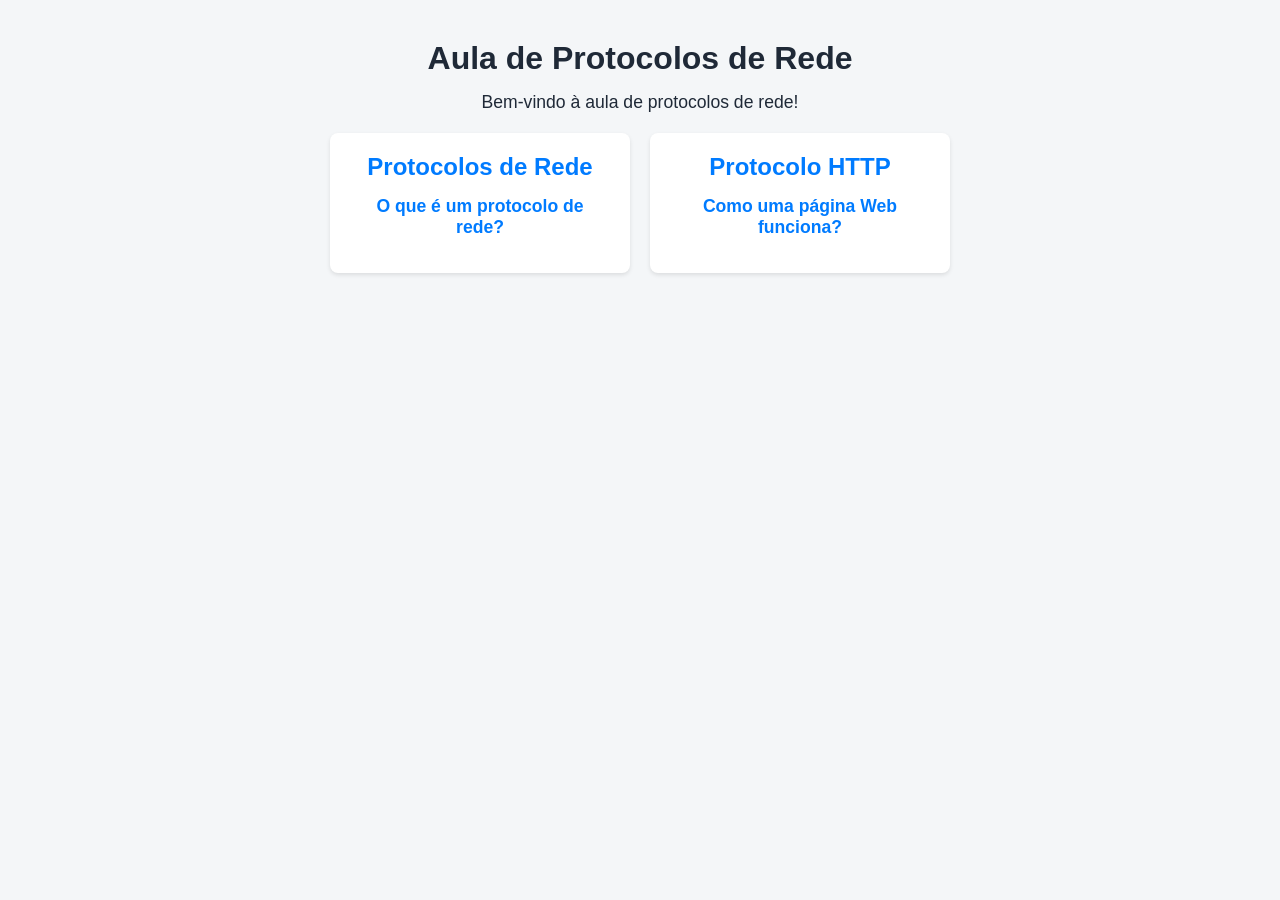
<file: index.html>
<!doctype html>
<html lang="en">
  <head>
    <meta charset="UTF-8" />
    <meta name="viewport" content="width=device-width, initial-scale=1.0" />
    <link rel="stylesheet" href="./style.css" />
    <title>Aula de Protocolos de Rede</title>
  </head>
  <body>
    <h1>Aula de Protocolos de Rede</h1>
    <p>Bem-vindo à aula de protocolos de rede!</p>

    <section class="section-cards">
      <a class="card" href="protocolos.html">
        <h2>Protocolos de Rede</h2>
        <p>O que é um protocolo de rede?</p>
      </a>

      <a
        class="card"
        href="infografico-web.html"
        target="_blank"
        class="card-infografico"
      >
        <h2>Protocolo HTTP</h2>
        <p>Como uma página Web funciona?</p>
      </a>
    </section>

    <script src="./script.js"></script>
  </body>
</html>
</file>
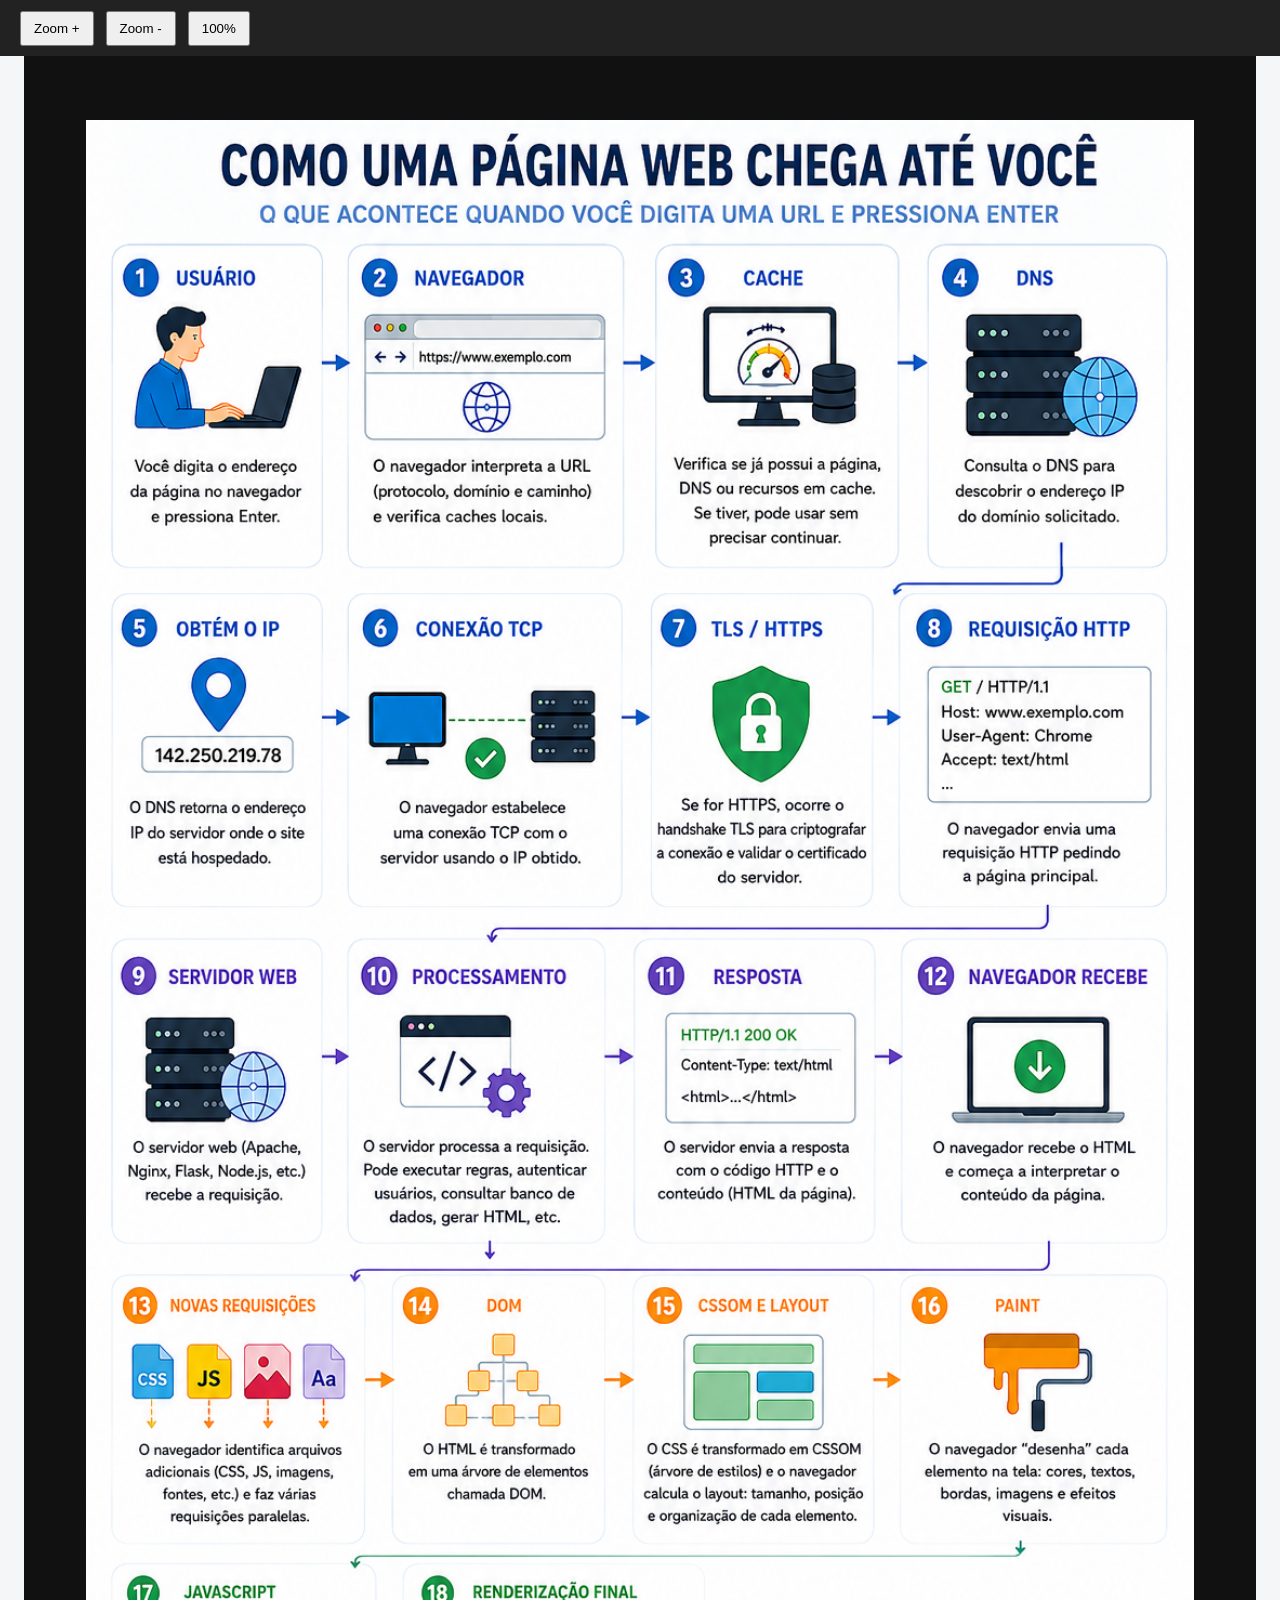
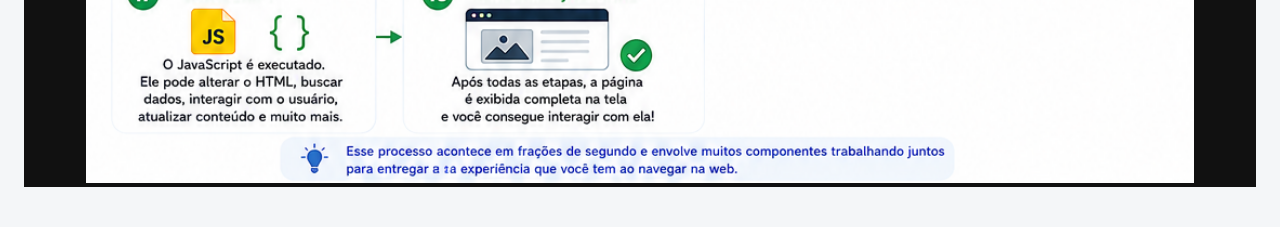
<file: infografico-web.html>
<!doctype html>
<html lang="pt-BR">
  <head>
    <meta charset="UTF-8" />
    <title>Infográfico - Página Web</title>
    <link rel="stylesheet" href="style.css" />
  </head>

  <body>
    <div class="container">
      <div class="barra">
        <button onclick="alterarZoom(10)">Zoom +</button>
        <button onclick="alterarZoom(-10)">Zoom -</button>
        <button onclick="resetarZoom()">100%</button>
      </div>

      <div class="visualizador">
        <img
          id="infografico"
          src="./img/Infografico_HTTP.png"
          alt="Infográfico"
        />
      </div>
    </div>
    <script src="script.js"></script>
  </body>
</html>
</file>
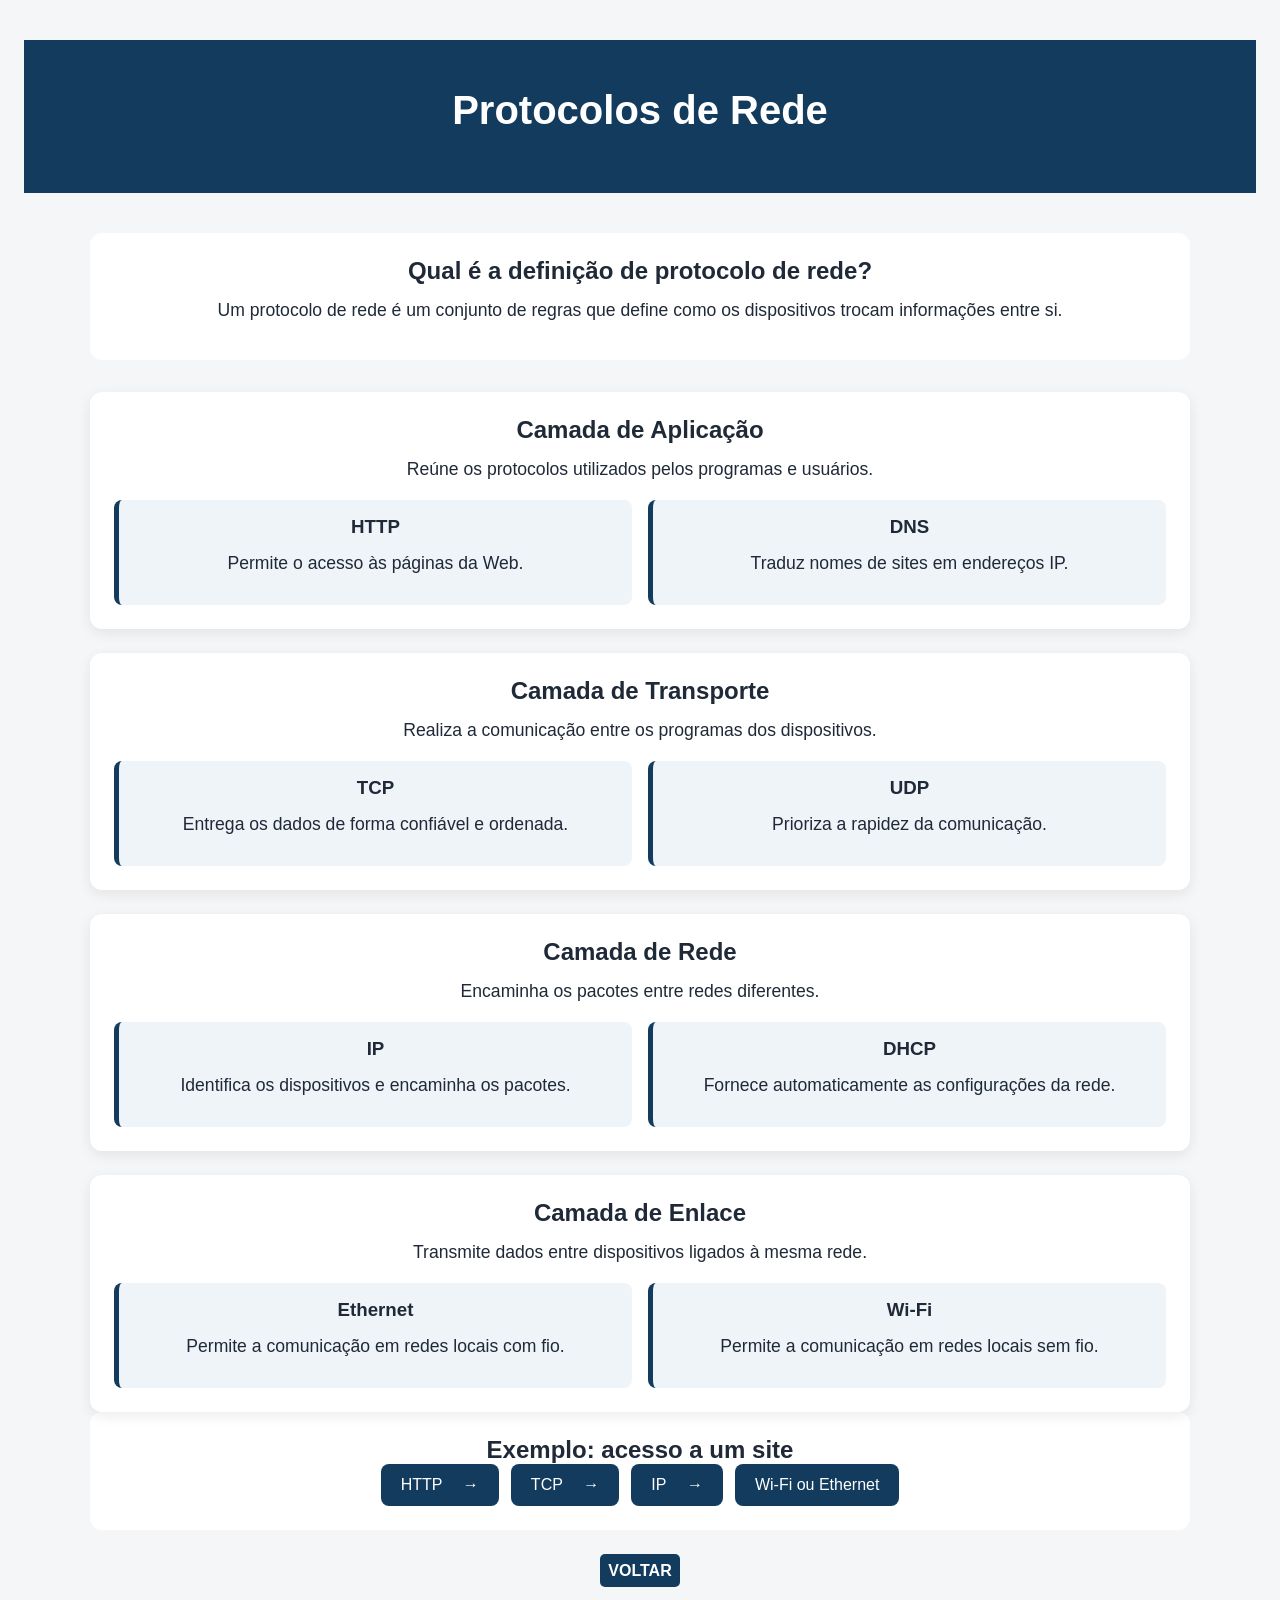
<file: protocolos.html>
<!doctype html>
<html lang="pt-BR">
  <head>
    <meta charset="UTF-8" />
    <meta name="viewport" content="width=device-width, initial-scale=1.0" />

    <title>Protocolos de Rede</title>

    <link rel="stylesheet" href="style.css" />
  </head>

  <body>
    <header class="hero">
      <h1>Protocolos de Rede</h1>
    </header>

    <main>
      <section class="concept">
        <h2>Qual é a definição de protocolo de rede?</h2>

        <p>
          Um protocolo de rede é um conjunto de regras que define como os
          dispositivos trocam informações entre si.
        </p>
      </section>

      <section class="layers">
        <article class="layer-card">
          <h2>Camada de Aplicação</h2>
          <p>Reúne os protocolos utilizados pelos programas e usuários.</p>

          <div class="protocol-grid">
            <article class="protocol-card">
              <h3>HTTP</h3>
              <p>Permite o acesso às páginas da Web.</p>
            </article>

            <article class="protocol-card">
              <h3>DNS</h3>
              <p>Traduz nomes de sites em endereços IP.</p>
            </article>
          </div>
        </article>

        <article class="layer-card">
          <h2>Camada de Transporte</h2>
          <p>Realiza a comunicação entre os programas dos dispositivos.</p>

          <div class="protocol-grid">
            <article class="protocol-card">
              <h3>TCP</h3>
              <p>Entrega os dados de forma confiável e ordenada.</p>
            </article>

            <article class="protocol-card">
              <h3>UDP</h3>
              <p>Prioriza a rapidez da comunicação.</p>
            </article>
          </div>
        </article>

        <article class="layer-card">
          <h2>Camada de Rede</h2>
          <p>Encaminha os pacotes entre redes diferentes.</p>

          <div class="protocol-grid">
            <article class="protocol-card">
              <h3>IP</h3>
              <p>Identifica os dispositivos e encaminha os pacotes.</p>
            </article>

            <article class="protocol-card">
              <h3>DHCP</h3>
              <p>Fornece automaticamente as configurações da rede.</p>
            </article>
          </div>
        </article>

        <article class="layer-card">
          <h2>Camada de Enlace</h2>
          <p>Transmite dados entre dispositivos ligados à mesma rede.</p>

          <div class="protocol-grid">
            <article class="protocol-card">
              <h3>Ethernet</h3>
              <p>Permite a comunicação em redes locais com fio.</p>
            </article>

            <article class="protocol-card">
              <h3>Wi-Fi</h3>
              <p>Permite a comunicação em redes locais sem fio.</p>
            </article>
          </div>
        </article>
      </section>

      <section class="example">
        <h2>Exemplo: acesso a um site</h2>

        <div class="protocol-flow">
          <span>HTTP</span>
          <span>TCP</span>
          <span>IP</span>
          <span>Wi-Fi ou Ethernet</span>
        </div>
      </section>
      <a id="btn-voltar" href="index.html">VOLTAR</a>
    </main>
  </body>
</html>
</file>
<file: style.css>
/* Reset básico */
* {
  margin: 0;
  padding: 0;
  box-sizing: border-box;
}

/* Corpo da página */
body {
  font-family: Arial, sans-serif;
  background-color: #f4f6f8;
  color: #333;
  min-height: 100vh;
  text-align: center;
  padding: 40px 24px;
  margin: 0;
}

/* Título */
h1 {
  margin-bottom: 10px;
  font-size: 2rem;
}

/* Parágrafo */
p {
  margin-top: 15px;
  margin-bottom: 15px;
  font-size: 1.1rem;
}

.section-cards {
  display: flex;
  flex-wrap: wrap;
  justify-content: center;
  gap: 20px;
  margin-top: 20px;
}

.card {
  background-color: #fff;
  color: #007bff;
  border-radius: 8px;
  box-shadow: 0 2px 4px rgba(0, 0, 0, 0.1);
  padding: 20px;
  width: 300px;
  transition: transform 0.2s;
}

.card:hover {
  transform: translateY(-5px);
}

a {
  text-decoration: none;
  color: #007bff;
  font-weight: bold;
}

/* =======================================================
   Página do infográfico
======================================================= */
.container {
  margin: 0;
  background: #111;
  font-family: Arial, sans-serif;
}

.barra {
  position: fixed;
  top: 0;
  left: 0;
  right: 0;
  height: 56px;
  background: #222;
  color: white;
  display: flex;
  align-items: center;
  gap: 12px;
  padding: 0 20px;
  z-index: 10;
}

.barra button {
  padding: 8px 12px;
  cursor: pointer;
}

.visualizador {
  padding-top: 80px;
  text-align: center;
}

#infografico {
  width: 90%;
  max-width: none;
  transition: width 0.2s;
}

/*CSS para a página protocolos*/

* {
  box-sizing: border-box;
}

body {
  margin: 0;
  font-family: Arial, sans-serif;
  background: #f4f6f8;
  color: #1f2937;
}

.hero {
  padding: 48px 20px;
  text-align: center;
  background: #123b5d;
  color: white;
}

.hero h1 {
  margin-bottom: 12px;
  font-size: 2.5rem;
}

main {
  width: min(1100px, 92%);
  margin: 0 auto;
  padding: 40px 0;
}

.concept,
.example {
  margin-bottom: 32px;
  padding: 24px;
  background: white;
  border-radius: 12px;
}

.layers {
  display: grid;
  gap: 24px;
}

.layer-card {
  padding: 24px;
  background: white;
  border-radius: 12px;
  box-shadow: 0 4px 14px rgba(0, 0, 0, 0.08);
}

.protocol-grid {
  display: grid;
  grid-template-columns: repeat(auto-fit, minmax(210px, 1fr));
  gap: 16px;
  margin-top: 20px;
}

.protocol-card {
  padding: 16px;
  background: #eef4f8;
  border-left: 5px solid #123b5d;
  border-radius: 8px;
}

.protocol-card h3 {
  margin-top: 0;
}

.protocol-flow {
  display: flex;
  flex-wrap: wrap;
  align-items: center;
  justify-content: center;
  gap: 12px;
}

.protocol-flow span {
  padding: 12px 20px;
  background: #123b5d;
  color: white;
  border-radius: 8px;
}

.protocol-flow span:not(:last-child)::after {
  content: " →";
  margin-left: 16px;
}

#btn-voltar {
  background-color: #123b5d;
  color: #ffffff;
  padding: 8px;
  margin-top: 10px;
  border-radius: 5px;
}

#btn-voltar:hover {
  transform: translateY(-5px);
  background-color: #0320d7;
  padding: 10px;
}
</file>
